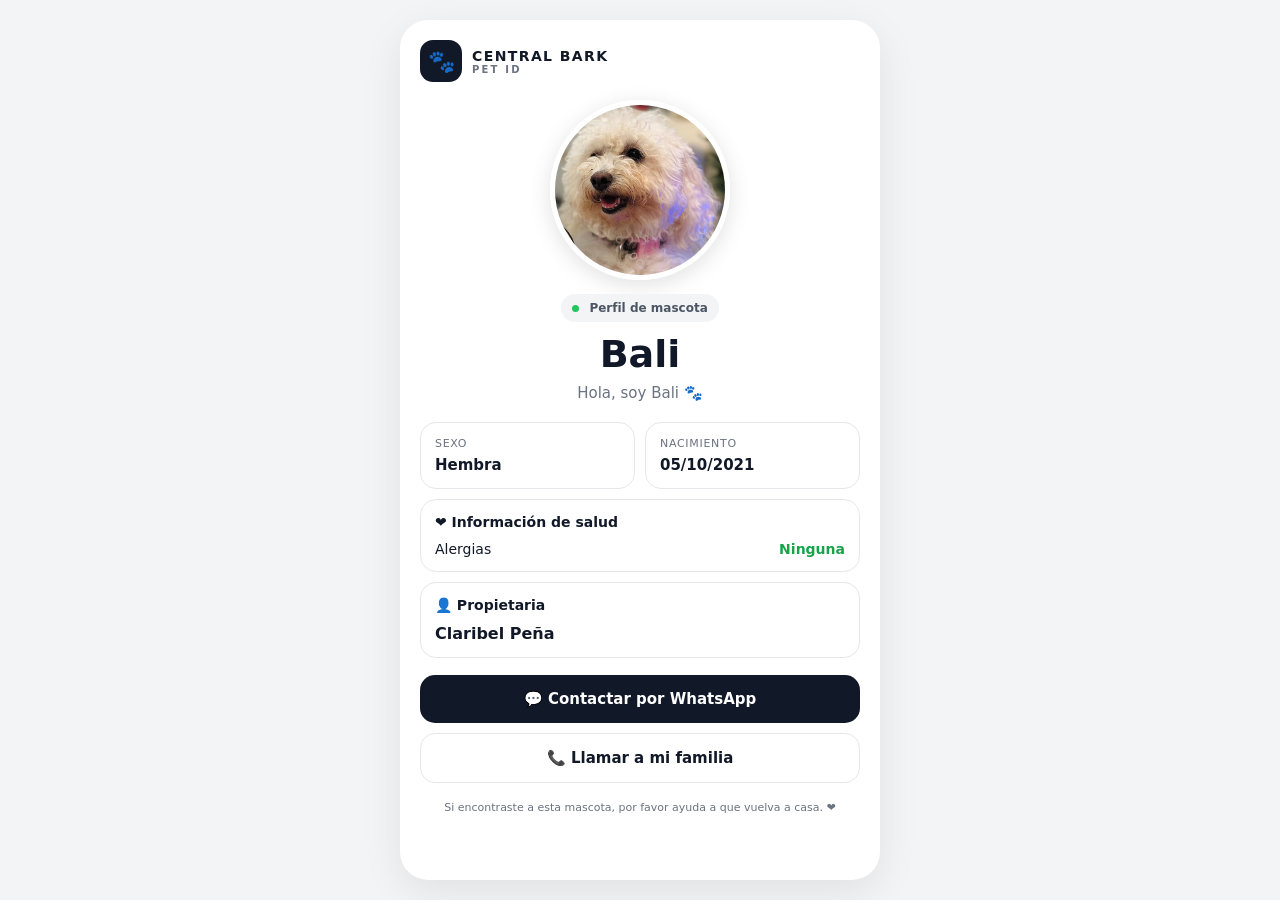
<file: bali/index.html>
<!DOCTYPE html><html lang="es"><head><meta charset="UTF-8"><meta name="viewport" content="width=device-width,initial-scale=1"><meta name="theme-color" content="#111827"><title>Bali | Central Bark Pet ID</title><link rel="stylesheet" href="/style.css"></head><body><main class="page"><section class="card"><div class="brand"><div class="brand-mark">🐾</div><div><div class="brand-name">CENTRAL BARK</div><div class="brand-sub">PET ID</div></div></div><img class="pet-photo" src="/bali/photo.png" alt="Foto de Bali"><div class="status"><span></span> Perfil de mascota</div><h1>Bali</h1><p class="subtitle">Hola, soy Bali 🐾</p><div class="info-grid"><div class="info-box"><span class="label">Sexo</span><strong>Hembra</strong></div><div class="info-box"><span class="label">Nacimiento</span><strong>05/10/2021</strong></div></div><div class="section"><h2>❤️ Información de salud</h2><div class="health-row"><span>Alergias</span><strong>Ninguna</strong></div></div><div class="section owner"><h2>👤 Propietaria</h2><p>Claribel Peña</p></div><div class="actions"><a class="btn primary" href="https://wa.me/18096024330?text=Hola%20Claribel%2C%20encontr%C3%A9%20a%20Bali.%20%F0%9F%90%B6%E2%9D%A4%EF%B8%8F" target="_blank" rel="noopener">💬 Contactar por WhatsApp</a><a class="btn secondary" href="tel:+18096024330">📞 Llamar a mi familia</a></div><p class="footer">Si encontraste a esta mascota, por favor ayuda a que vuelva a casa. ❤️</p></section></main></body></html>
</file>
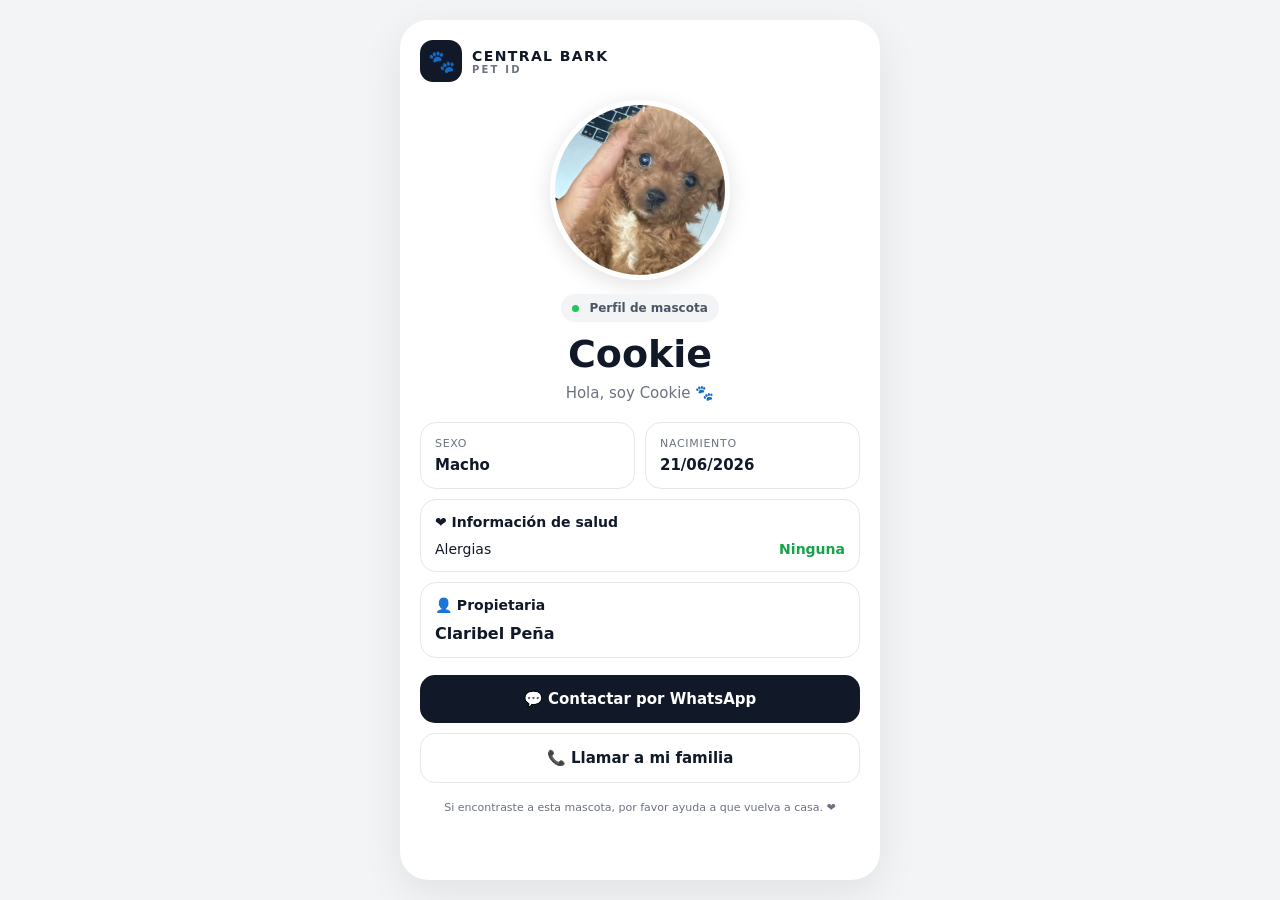
<file: cookie/index.html>
<!DOCTYPE html><html lang="es"><head><meta charset="UTF-8"><meta name="viewport" content="width=device-width,initial-scale=1"><meta name="theme-color" content="#111827"><title>Cookie | Central Bark Pet ID</title><link rel="stylesheet" href="/style.css"></head><body><main class="page"><section class="card"><div class="brand"><div class="brand-mark">🐾</div><div><div class="brand-name">CENTRAL BARK</div><div class="brand-sub">PET ID</div></div></div><img class="pet-photo" src="/cookie/photo.png" alt="Foto de Cookie"><div class="status"><span></span> Perfil de mascota</div><h1>Cookie</h1><p class="subtitle">Hola, soy Cookie 🐾</p><div class="info-grid"><div class="info-box"><span class="label">Sexo</span><strong>Macho</strong></div><div class="info-box"><span class="label">Nacimiento</span><strong>21/06/2026</strong></div></div><div class="section"><h2>❤️ Información de salud</h2><div class="health-row"><span>Alergias</span><strong>Ninguna</strong></div></div><div class="section owner"><h2>👤 Propietaria</h2><p>Claribel Peña</p></div><div class="actions"><a class="btn primary" href="https://wa.me/18096024330?text=Hola%20Claribel%2C%20encontr%C3%A9%20a%20Cookie.%20%F0%9F%90%B6%E2%9D%A4%EF%B8%8F" target="_blank" rel="noopener">💬 Contactar por WhatsApp</a><a class="btn secondary" href="tel:+18096024330">📞 Llamar a mi familia</a></div><p class="footer">Si encontraste a esta mascota, por favor ayuda a que vuelva a casa. ❤️</p></section></main></body></html>
</file>
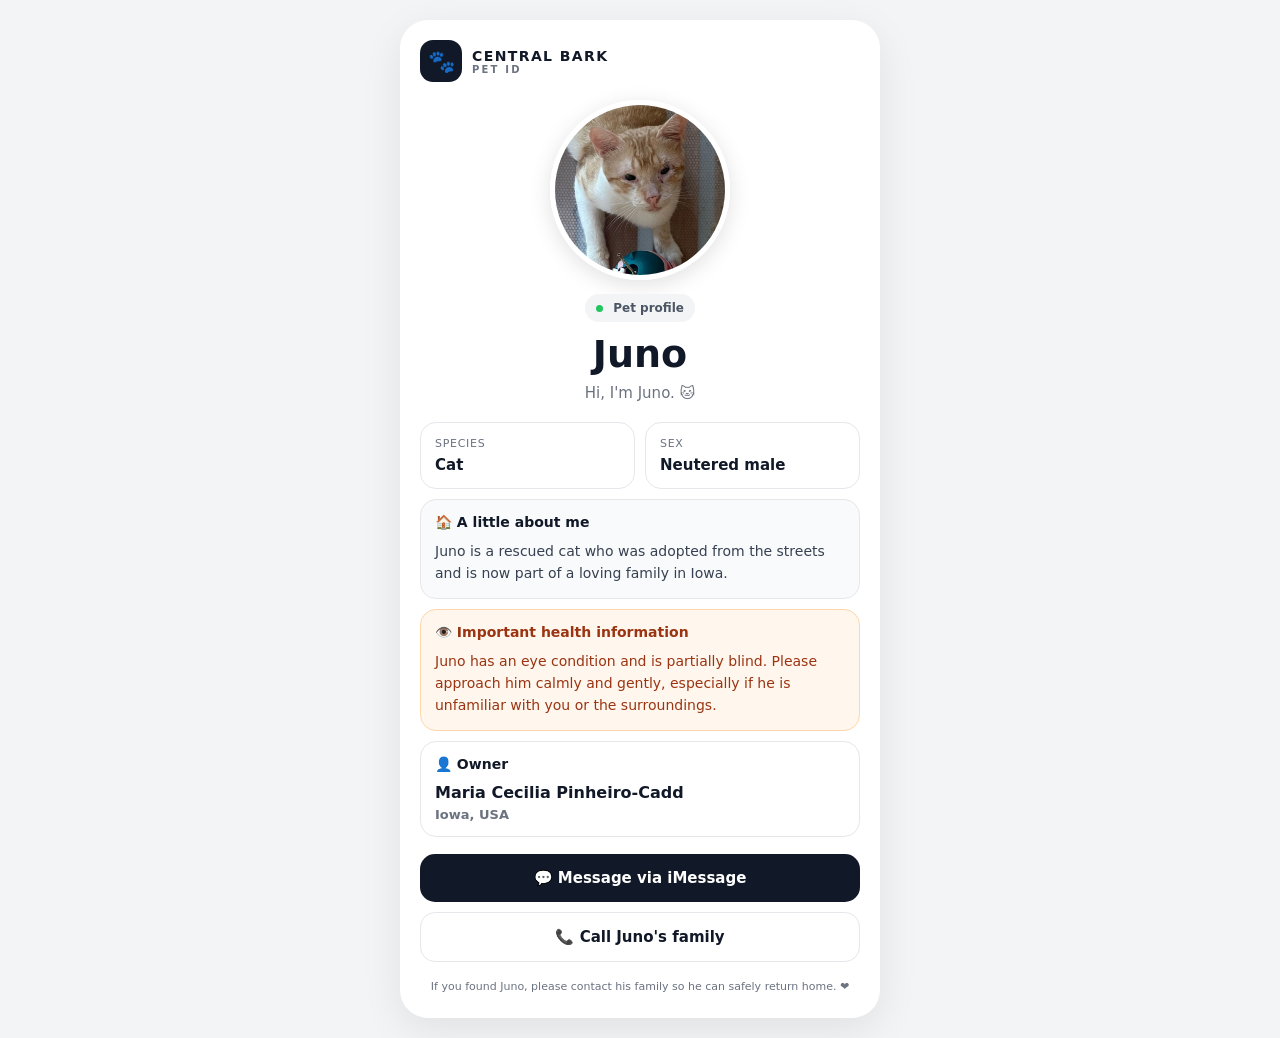
<file: juno/index.html>
<!DOCTYPE html>
<html lang="en">
<head>
  <meta charset="UTF-8">
  <meta name="viewport" content="width=device-width, initial-scale=1">
  <meta name="theme-color" content="#111827">
  <meta name="description" content="Juno's Central Bark Pet ID profile">
  <title>Juno | Central Bark Pet ID</title>
  <link rel="stylesheet" href="/style.css">
  <style>
    .pet-photo{object-fit:cover}
    .alert{background:#fff7ed;border:1px solid #fed7aa;color:#9a3412}
    .alert h2{color:#9a3412}
    .alert p{margin:0;font-size:14px;line-height:1.55}
    .owner p + p{margin-top:5px;color:#6b7280;font-size:13px;font-weight:600}
    .story{background:#f8fafc;border:1px solid #e5e7eb}
    .story p{margin:0;font-size:14px;line-height:1.55;color:#374151}
  </style>
</head>
<body>
  <main class="page">
    <section class="card">
      <div class="brand">
        <div class="brand-mark">🐾</div>
        <div>
          <div class="brand-name">CENTRAL BARK</div>
          <div class="brand-sub">PET ID</div>
        </div>
      </div>

      <img class="pet-photo" src="/juno/photo.jpg" alt="Juno">

      <div class="status"><span></span> Pet profile</div>

      <h1>Juno</h1>
      <p class="subtitle">Hi, I'm Juno. 🐱</p>

      <div class="info-grid">
        <div class="info-box">
          <span class="label">Species</span>
          <strong>Cat</strong>
        </div>
        <div class="info-box">
          <span class="label">Sex</span>
          <strong>Neutered male</strong>
        </div>
      </div>

      <div class="section story">
        <h2>🏠 A little about me</h2>
        <p>Juno is a rescued cat who was adopted from the streets and is now part of a loving family in Iowa.</p>
      </div>

      <div class="section alert">
        <h2>👁️ Important health information</h2>
        <p>Juno has an eye condition and is partially blind. Please approach him calmly and gently, especially if he is unfamiliar with you or the surroundings.</p>
      </div>

      <div class="section owner">
        <h2>👤 Owner</h2>
        <p>Maria Cecilia Pinheiro-Cadd</p>
        <p>Iowa, USA</p>
      </div>

      <div class="actions">
        <a class="btn primary" href="sms:+15153719423?&body=Hello%20Maria%20Cecilia%2C%20I%20found%20Juno.%20%F0%9F%90%B1%E2%9D%A4%EF%B8%8F">💬 Message via iMessage</a>
        <a class="btn secondary" href="tel:+15153719423">📞 Call Juno's family</a>
      </div>

      <p class="footer">If you found Juno, please contact his family so he can safely return home. ❤️</p>
    </section>
  </main>
</body>
</html>
</file>
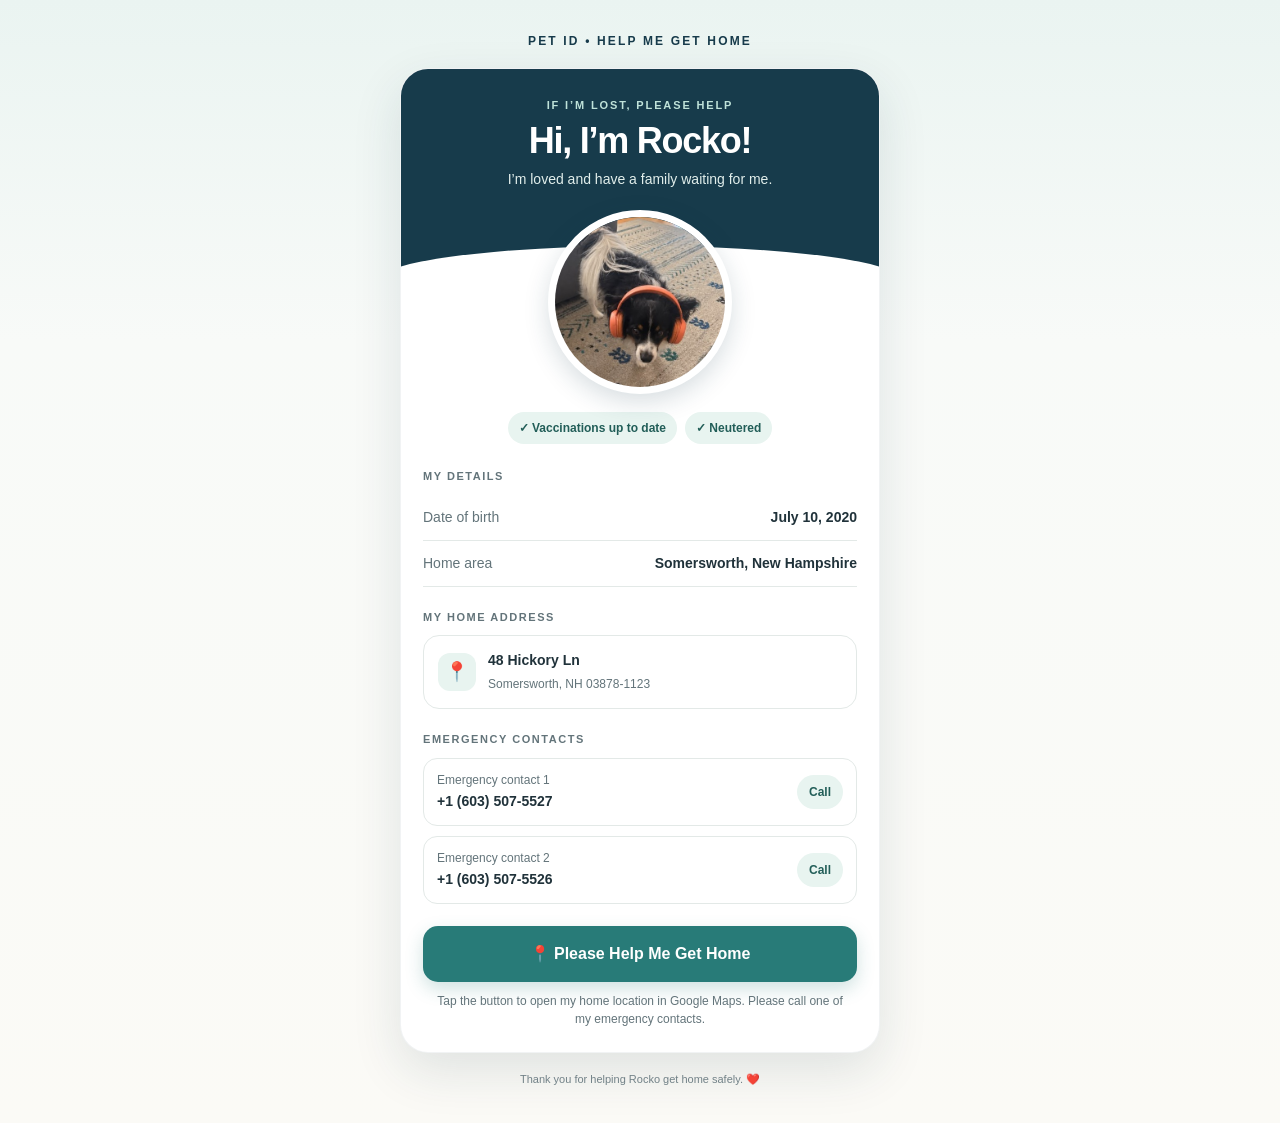
<file: rocko/index.html>
<!DOCTYPE html>
<html lang="en">
<head>
  <meta charset="UTF-8" />
  <meta name="viewport" content="width=device-width, initial-scale=1.0" />
  <meta name="theme-color" content="#173b4b" />
  <meta name="description" content="Rocko's pet ID profile. If you've found Rocko, please help him get home safely." />
  <title>Rocko | Pet ID</title>
  <style>
    :root {
      --navy: #173b4b;
      --teal: #287b78;
      --mint: #e8f4f0;
      --cream: #fbfaf6;
      --ink: #20323a;
      --muted: #63747a;
      --line: #e3e9e7;
      --white: #ffffff;
    }
    * { box-sizing: border-box; }
    body {
      margin: 0;
      background: linear-gradient(180deg, #eaf4f1 0, #f8faf8 340px, var(--cream) 100%);
      color: var(--ink);
      font-family: -apple-system, BlinkMacSystemFont, "Segoe UI", Roboto, Helvetica, Arial, sans-serif;
      line-height: 1.5;
      padding: 24px 14px 36px;
    }
    .page { max-width: 480px; margin: 0 auto; }
    .brand {
      text-align: center;
      color: var(--navy);
      font-size: 12px;
      font-weight: 800;
      letter-spacing: .18em;
      text-transform: uppercase;
      margin: 8px 0 18px;
    }
    .card {
      background: var(--white);
      border-radius: 28px;
      overflow: hidden;
      box-shadow: 0 18px 50px rgba(23, 59, 75, .12);
      border: 1px solid rgba(23, 59, 75, .06);
    }
    .hero {
      background: var(--navy);
      color: var(--white);
      padding: 28px 24px 82px;
      text-align: center;
      position: relative;
    }
    .hero::after {
      content: "";
      position: absolute;
      left: -5%; right: -5%; bottom: -28px;
      height: 54px;
      background: var(--white);
      border-radius: 50% 50% 0 0 / 65% 65% 0 0;
    }
    .hero .eyebrow {
      margin: 0 0 7px;
      font-size: 11px;
      font-weight: 700;
      letter-spacing: .17em;
      text-transform: uppercase;
      color: #bfe2d9;
    }
    h1 { margin: 0; font-size: 36px; line-height: 1.1; letter-spacing: -.035em; }
    .subtitle { margin: 9px 0 0; color: #e1eeeb; font-size: 14px; }
    .profile-photo {
      display: block;
      width: 184px;
      height: 184px;
      object-fit: cover;
      object-position: center;
      border-radius: 50%;
      border: 7px solid white;
      box-shadow: 0 8px 25px rgba(23, 59, 75, .17);
      margin: -62px auto 18px;
      position: relative;
      z-index: 1;
      background: var(--mint);
    }
    .content { padding: 0 22px 24px; }
    .status-row {
      display: flex;
      flex-wrap: wrap;
      justify-content: center;
      gap: 8px;
      margin: 0 0 24px;
    }
    .pill {
      background: var(--mint);
      color: #225e58;
      border-radius: 999px;
      padding: 7px 11px;
      font-size: 12px;
      font-weight: 750;
    }
    .section-title {
      font-size: 11px;
      color: var(--muted);
      letter-spacing: .14em;
      text-transform: uppercase;
      font-weight: 800;
      margin: 22px 0 10px;
    }
    .info {
      display: flex;
      justify-content: space-between;
      gap: 16px;
      padding: 12px 0;
      border-bottom: 1px solid var(--line);
      font-size: 14px;
    }
    .info:last-child { border-bottom: 0; }
    .label { color: var(--muted); }
    .value { text-align: right; font-weight: 650; }
    .address {
      border: 1px solid var(--line);
      border-radius: 16px;
      padding: 14px;
      display: flex;
      align-items: center;
      gap: 12px;
      font-size: 14px;
    }
    .pin {
      flex: 0 0 38px;
      width: 38px; height: 38px;
      display: grid; place-items: center;
      border-radius: 12px;
      background: var(--mint);
      font-size: 19px;
    }
    .address-text { min-width: 0; }
    .address-text strong { display: block; margin-bottom: 2px; }
    .address-text span { color: var(--muted); font-size: 12px; }
    .contacts { display: grid; gap: 10px; }
    .contact {
      display: flex;
      align-items: center;
      justify-content: space-between;
      gap: 12px;
      border: 1px solid var(--line);
      border-radius: 14px;
      padding: 12px 13px;
    }
    .contact-name { font-size: 12px; color: var(--muted); }
    .contact-number { font-size: 14px; font-weight: 750; color: var(--ink); text-decoration: none; }
    .call-link {
      flex-shrink: 0;
      text-decoration: none;
      background: var(--mint);
      color: #225e58;
      font-size: 12px;
      font-weight: 800;
      border-radius: 999px;
      padding: 8px 12px;
    }
    .return-button {
      display: flex;
      justify-content: center;
      align-items: center;
      gap: 9px;
      width: 100%;
      margin-top: 22px;
      padding: 16px 18px;
      background: var(--teal);
      color: white;
      border-radius: 15px;
      text-decoration: none;
      font-weight: 800;
      font-size: 16px;
      box-shadow: 0 7px 18px rgba(40, 123, 120, .22);
    }
    .return-button:hover { background: #216c69; }
    .return-note { text-align: center; color: var(--muted); font-size: 12px; margin: 10px 8px 0; }
    footer { text-align: center; color: #718187; font-size: 11px; padding: 18px 10px 0; }
    @media (max-width: 360px) {
      h1 { font-size: 31px; }
      .content { padding-left: 17px; padding-right: 17px; }
      .contact { flex-wrap: wrap; }
    }
  </style>
</head>
<body>
  <main class="page">
    <div class="brand">Pet ID • Help Me Get Home</div>
    <article class="card">
      <header class="hero">
        <p class="eyebrow">If I’m lost, please help</p>
        <h1>Hi, I’m Rocko!</h1>
        <p class="subtitle">I’m loved and have a family waiting for me.</p>
      </header>

      <img class="profile-photo" src="./rocko-profile.jpeg" alt="Rocko wearing orange headphones" />

      <div class="content">
        <div class="status-row" aria-label="Health status">
          <span class="pill">✓ Vaccinations up to date</span>
          <span class="pill">✓ Neutered</span>
        </div>

        <h2 class="section-title">My details</h2>
        <div class="info"><span class="label">Date of birth</span><span class="value">July 10, 2020</span></div>
        <div class="info"><span class="label">Home area</span><span class="value">Somersworth, New Hampshire</span></div>

        <h2 class="section-title">My home address</h2>
        <div class="address">
          <div class="pin" aria-hidden="true">📍</div>
          <div class="address-text">
            <strong>48 Hickory Ln</strong>
            <span>Somersworth, NH 03878-1123</span>
          </div>
        </div>

        <h2 class="section-title">Emergency contacts</h2>
        <div class="contacts">
          <div class="contact">
            <div>
              <div class="contact-name">Emergency contact 1</div>
              <a class="contact-number" href="tel:+16035075527">+1 (603) 507-5527</a>
            </div>
            <a class="call-link" href="tel:+16035075527" aria-label="Call emergency contact 1">Call</a>
          </div>
          <div class="contact">
            <div>
              <div class="contact-name">Emergency contact 2</div>
              <a class="contact-number" href="tel:+16035075526">+1 (603) 507-5526</a>
            </div>
            <a class="call-link" href="tel:+16035075526" aria-label="Call emergency contact 2">Call</a>
          </div>
        </div>

        <a class="return-button" href="https://www.google.com/maps/search/?api=1&amp;query=48%20Hickory%20Ln%2C%20Somersworth%2C%20NH%2003878-1123" target="_blank" rel="noopener noreferrer">
          📍 Please Help Me Get Home
        </a>
        <p class="return-note">Tap the button to open my home location in Google Maps. Please call one of my emergency contacts.</p>
      </div>
    </article>
    <footer>Thank you for helping Rocko get home safely. ❤️</footer>
  </main>
</body>
</html>
</file>
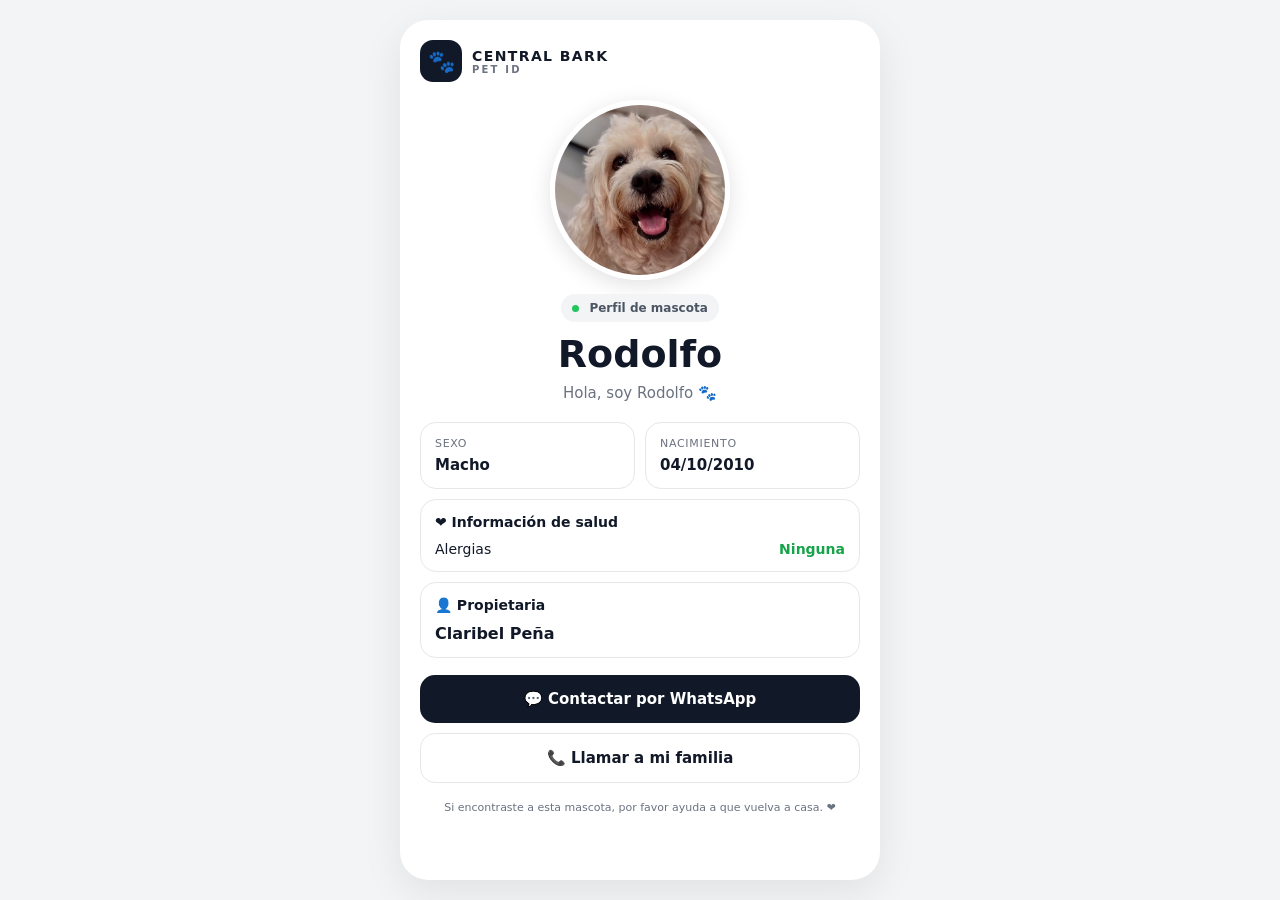
<file: rodolfo/index.html>
<!DOCTYPE html><html lang="es"><head><meta charset="UTF-8"><meta name="viewport" content="width=device-width,initial-scale=1"><meta name="theme-color" content="#111827"><title>Rodolfo | Central Bark Pet ID</title><link rel="stylesheet" href="/style.css"></head><body><main class="page"><section class="card"><div class="brand"><div class="brand-mark">🐾</div><div><div class="brand-name">CENTRAL BARK</div><div class="brand-sub">PET ID</div></div></div><img class="pet-photo" src="/rodolfo/photo.png" alt="Foto de Rodolfo"><div class="status"><span></span> Perfil de mascota</div><h1>Rodolfo</h1><p class="subtitle">Hola, soy Rodolfo 🐾</p><div class="info-grid"><div class="info-box"><span class="label">Sexo</span><strong>Macho</strong></div><div class="info-box"><span class="label">Nacimiento</span><strong>04/10/2010</strong></div></div><div class="section"><h2>❤️ Información de salud</h2><div class="health-row"><span>Alergias</span><strong>Ninguna</strong></div></div><div class="section owner"><h2>👤 Propietaria</h2><p>Claribel Peña</p></div><div class="actions"><a class="btn primary" href="https://wa.me/18096024330?text=Hola%20Claribel%2C%20encontr%C3%A9%20a%20Rodolfo.%20%F0%9F%90%B6%E2%9D%A4%EF%B8%8F" target="_blank" rel="noopener">💬 Contactar por WhatsApp</a><a class="btn secondary" href="tel:+18096024330">📞 Llamar a mi familia</a></div><p class="footer">Si encontraste a esta mascota, por favor ayuda a que vuelva a casa. ❤️</p></section></main></body></html>
</file>
<file: style.css>
*{box-sizing:border-box}body{margin:0;font-family:Inter,system-ui,-apple-system,BlinkMacSystemFont,"Segoe UI",sans-serif;background:#f3f4f6;color:#111827}.page{min-height:100vh;display:flex;justify-content:center;padding:20px 14px}.card{width:100%;max-width:480px;background:#fff;border-radius:28px;padding:20px;box-shadow:0 12px 40px rgba(0,0,0,.08)}.brand{display:flex;align-items:center;gap:10px;margin-bottom:18px}.brand-mark{width:42px;height:42px;display:grid;place-items:center;border-radius:13px;background:#111827;font-size:22px}.brand-name{font-size:14px;font-weight:900;letter-spacing:1.4px}.brand-sub{font-size:10px;letter-spacing:2.2px;color:#6b7280;font-weight:700}.pet-photo{width:180px;height:180px;object-fit:cover;display:block;margin:5px auto 14px;border-radius:50%;border:5px solid #fff;box-shadow:0 5px 22px rgba(0,0,0,.12)}.status{width:max-content;margin:0 auto 10px;padding:7px 11px;border-radius:999px;background:#f3f4f6;color:#4b5563;font-size:12px;font-weight:700}.status span{display:inline-block;width:7px;height:7px;border-radius:50%;background:#22c55e;margin-right:6px}h1{margin:0;text-align:center;font-size:38px}.subtitle{margin:8px 0 20px;text-align:center;color:#6b7280;font-size:15px}.info-grid{display:grid;grid-template-columns:1fr 1fr;gap:10px}.info-box,.section{border:1px solid #e5e7eb;border-radius:16px;padding:14px}.label{display:block;color:#6b7280;font-size:11px;text-transform:uppercase;letter-spacing:.7px;margin-bottom:5px}.info-box strong{font-size:15px}.section{margin-top:10px}.section h2{margin:0 0 11px;font-size:14px}.health-row{display:flex;justify-content:space-between;font-size:14px}.health-row strong{color:#16a34a}.owner p{margin:0;font-weight:700}.actions{display:grid;gap:10px;margin-top:17px}.btn{display:block;text-align:center;text-decoration:none;padding:15px 16px;border-radius:15px;font-weight:800;font-size:15px}.primary{background:#111827;color:#fff}.secondary{border:1px solid #e5e7eb;color:#111827;background:#fff}.footer{margin:17px 8px 2px;color:#6b7280;font-size:11px;line-height:1.5;text-align:center}
</file>
